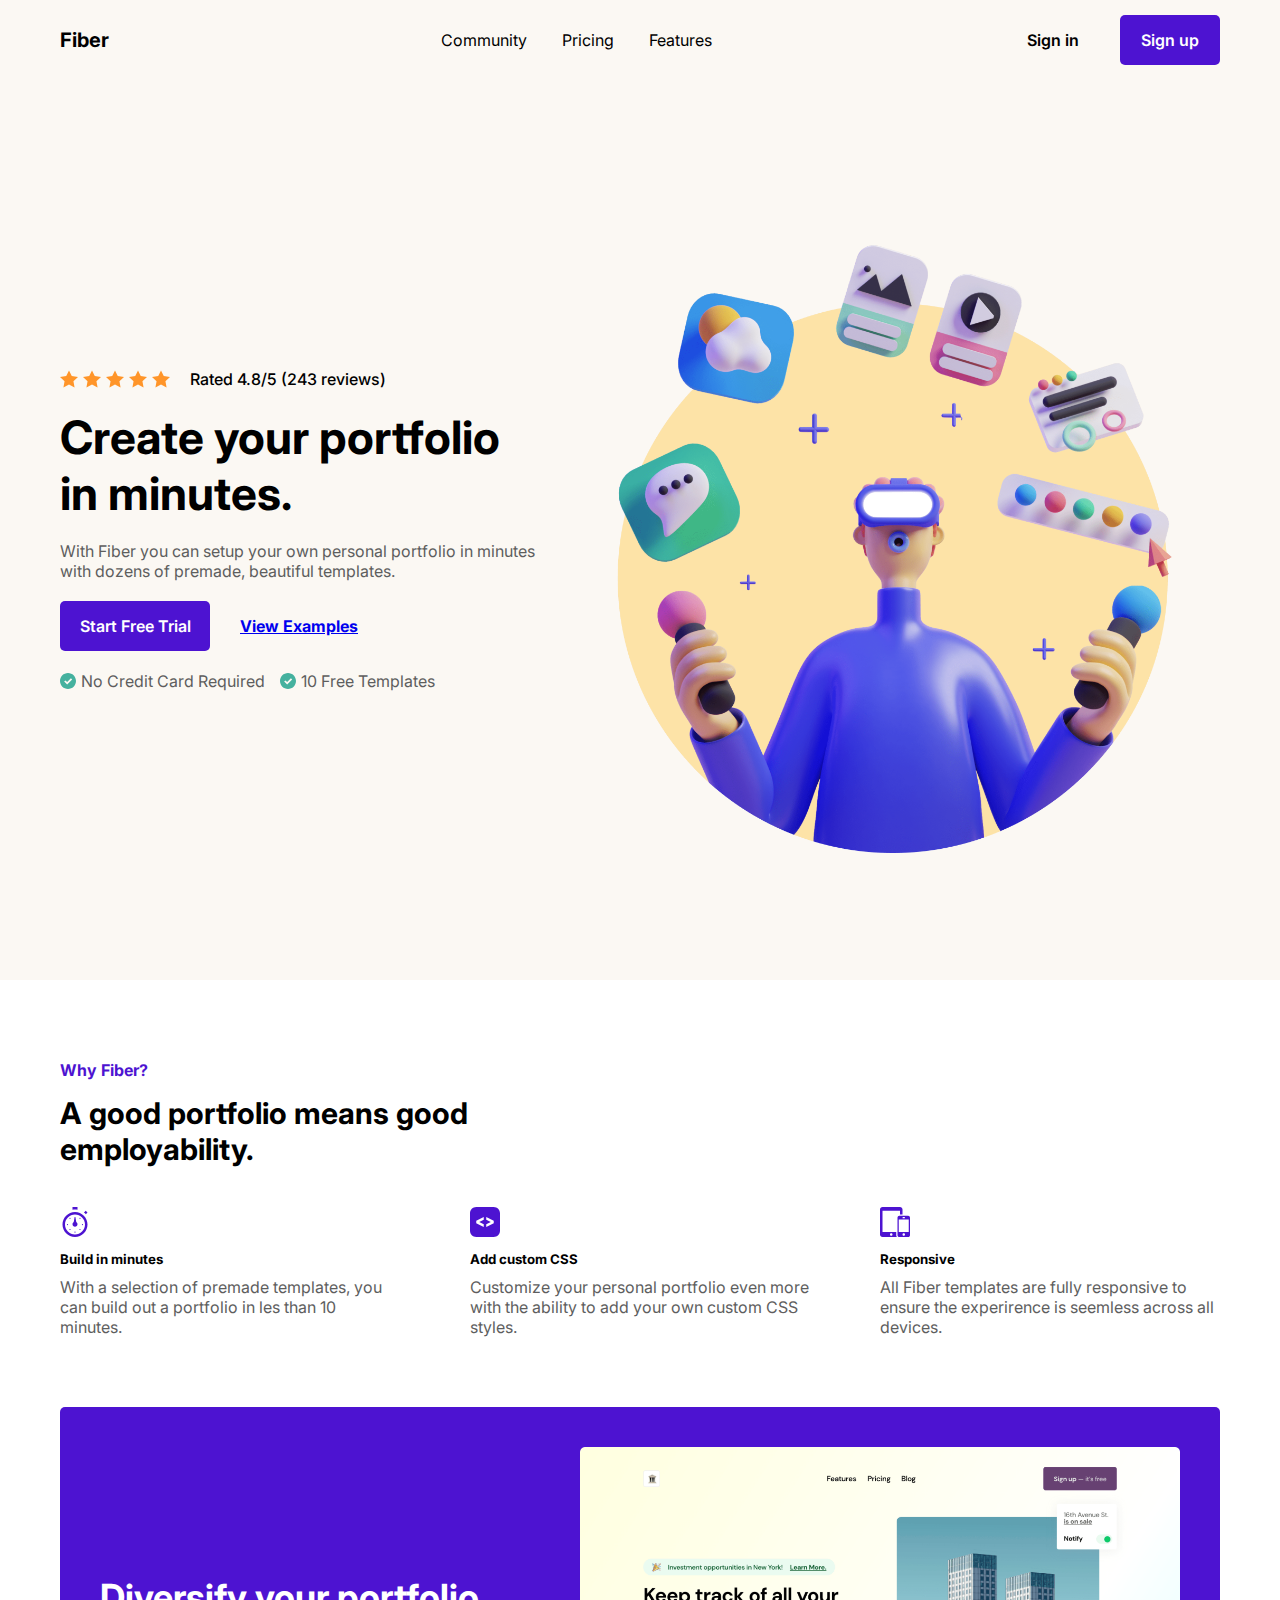
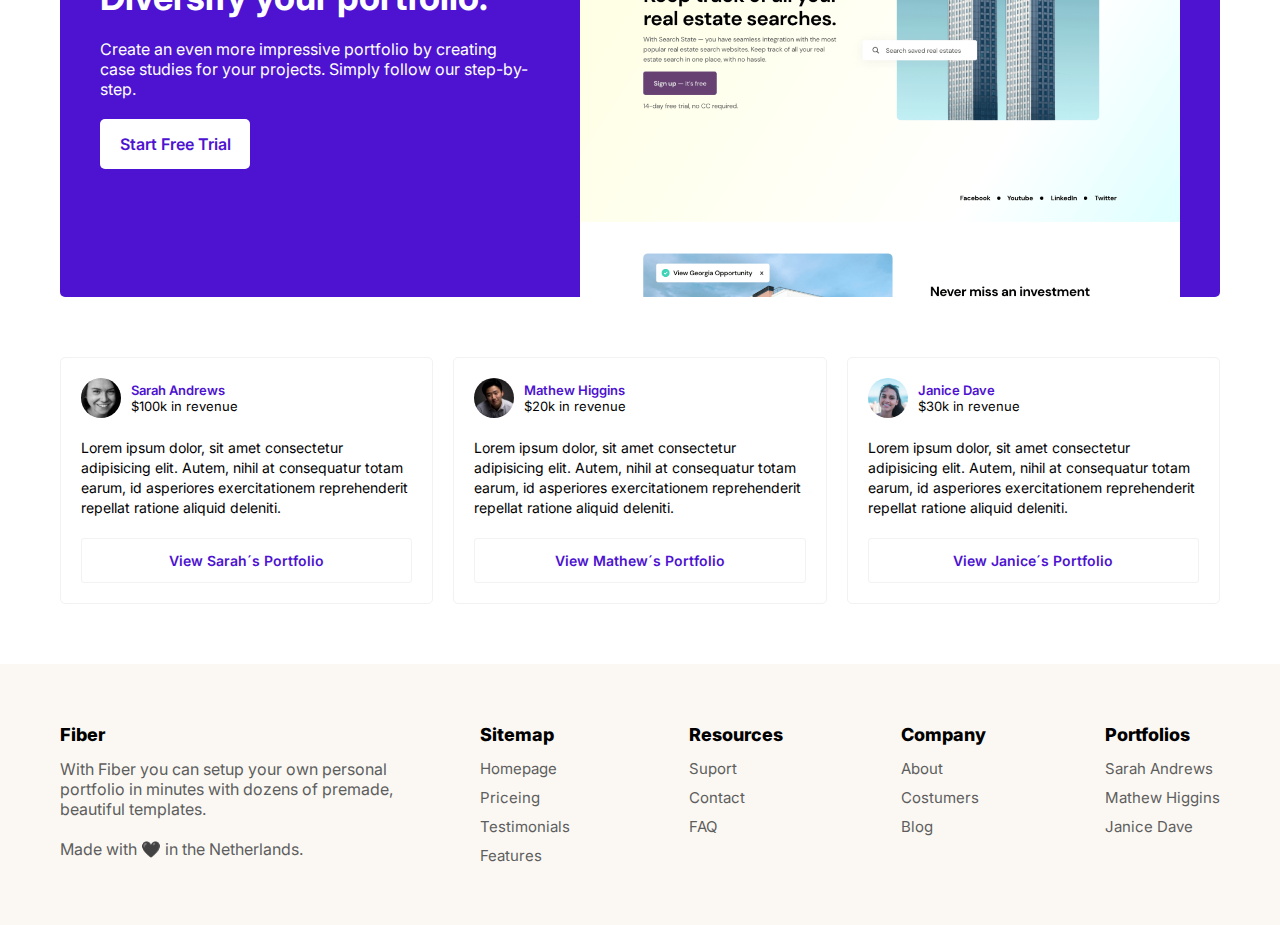
<file: index.html>
<!DOCTYPE html>
<html lang="en">
  <head>
    <meta charset="UTF-8" />
    <meta http-equiv="X-UA-Compatible" content="IE=edge" />
    <meta name="viewport" content="width=device-width, initial-scale=1.0" />
    <link rel="preconnect" href="https://fonts.googleapis.com" />
    <link rel="preconnect" href="https://fonts.gstatic.com" crossorigin />
    <link
      href="https://fonts.googleapis.com/css2?family=Inter:wght@400;500;600;700&display=swap"
      rel="stylesheet"
    />
    <link rel="stylesheet" href="css/styles.css" />
    <script src="js/index.js" defer></script>
    <title>Fiber</title>
  </head>
  <body>
    <header class="header">
      <div class="header__container">
        <div class="header__logo">
          <span>Fiber</span>
        </div>

        <button class="btn btn--menu">
          <img src="Assets/Hamburger-Menu.svg" alt="" />
        </button>
        <nav class="header__menu">
          <ul>
            <li><a href="#">Community</a></li>
            <li><a href="#">Pricing</a></li>
            <li><a href="#">Features</a></li>
          </ul>
          <div class="header__btn-group">
            <a href="#" class="link-signin">Sign in</a>
            <a class="btn btn--signup" target="_blank" href="signup.html"
              >Sign up</a
            >
          </div>
        </nav>
      </div>
    </header>
    <main>
      <section class="hero">
        <div class="hero__container">
          <div class="hero__content">
            <div class="rate">
              <div class="rate__group-image">
                <img src="Assets/star.svg" alt="Imagem de uma estrela" />
                <img src="Assets/star.svg" alt="Imagem de uma estrela" />
                <img src="Assets/star.svg" alt="Imagem de uma estrela" />
                <img src="Assets/star.svg" alt="Imagem de uma estrela" />
                <img src="Assets/star.svg" alt="Imagem de uma estrela" />
              </div>
              <p class="rate__description">Rated 4.8/5 (243 reviews)</p>
            </div>
            <div class="info">
              <h1 class="info__heading">Create your portfolio in minutes.</h1>
              <p class="info__paragraph">
                With Fiber you can setup your own personal portfolio in minutes
                with dozens of premade, beautiful templates.
              </p>
              <div class="info__btn-group">
                <a class="btn btn--medium" href="#"> Start Free Trial</a>
                <a href="#" class="info__link"> View Examples</a>
              </div>
              <div class="info__checked">
                <span
                  ><img src="Assets/Checkmark.svg" alt="" />No Credit Card
                  Required</span
                >
                <span
                  ><img src="Assets/Checkmark.svg" alt="" />10 Free
                  Templates</span
                >
              </div>
            </div>
          </div>
          <div class="hero__ilustration">
            <img src="Assets/hero-Illustration.png" alt="Ilustração" />
          </div>
        </div>
      </section>
      <section class="about">
        <div class="about__container">
          <div class="services">
            <div class="services__header">
              <span>Why Fiber?</span>
              <h2>A good portfolio means good employability.</h2>
            </div>
            <div class="services__card-container">
              <div class="services__card">
                <img src="Assets/time.svg" alt="relógio" />
                <h5>Build in minutes</h5>
                <p>
                  With a selection of premade templates, you can build out a
                  portfolio in les than 10 minutes.
                </p>
              </div>
              <div class="services__card">
                <img src="Assets/code.svg" alt="relógio" />
                <h5>Add custom CSS</h5>
                <p>
                  Customize your personal portfolio even more with the ability
                  to add your own custom CSS styles.
                </p>
              </div>
              <div class="services__card">
                <img
                  src="Assets/allSizes.svg"
                  alt="icone de um tablet e um smartphone"
                />
                <h5>Responsive</h5>
                <p>
                  All Fiber templates are fully responsive to ensure the
                  experirence is seemless across all devices.
                </p>
              </div>
            </div>
          </div>
          <!-- end services -->
        </div>
        <div class="baner">
          <div class="baner__container">
            <div class="baner__content">
              <div class="baner__info">
                <h2>Diversify your portfolio.</h2>
                <p>
                  Create an even more impressive portfolio by creating case
                  studies for your projects. Simply follow our step-by-step.
                </p>
                <a href="#" class="btn btn--white">Start Free Trial</a>
              </div>
              <div class="baner__image">
                <img src="Assets/Page Image.png" alt="Imagem de um site" />
              </div>
            </div>
          </div>
        </div>
        <!-- end banner-container -->
        <div class="cards__container">
          <div class="card">
            <div class="card__header">
              <img class="card__avatar" src="Assets/User Avatar.svg" alt="" />
              <div class="card__avatar-info">
                <a href="#" class="card__avatar-name">Sarah Andrews</a>
                <span class="card__avatar-revenue">$100k in revenue</span>
              </div>
            </div>
            <div class="card__content">
              <p>
                Lorem ipsum dolor, sit amet consectetur adipisicing elit. Autem,
                nihil at consequatur totam earum, id asperiores exercitationem
                reprehenderit repellat ratione aliquid deleniti.
              </p>
            </div>
            <a href="#" class="card__button">View Sarah´s Portfolio</a>
          </div>
          <div class="card">
            <div class="card__header">
              <img class="card__avatar" src="Assets/User Avatar 2.svg" alt="" />
              <div class="card__avatar-info">
                <a href="#" class="card__avatar-name">Mathew Higgins</a>
                <span class="card__avatar-revenue">$20k in revenue</span>
              </div>
            </div>
            <div class="card__content">
              <p>
                Lorem ipsum dolor, sit amet consectetur adipisicing elit. Autem,
                nihil at consequatur totam earum, id asperiores exercitationem
                reprehenderit repellat ratione aliquid deleniti.
              </p>
            </div>
            <a href="#" class="card__button">View Mathew´s Portfolio</a>
          </div>
          <div class="card">
            <div class="card__header">
              <img
                class="card__avatar"
                src="Assets/User Avatar 32.svg"
                alt=""
              />
              <div class="card__avatar-info">
                <a href="#" class="card__avatar-name">Janice Dave</a>
                <span class="card__avatar-revenue">$30k in revenue</span>
              </div>
            </div>
            <div class="card__content">
              <p>
                Lorem ipsum dolor, sit amet consectetur adipisicing elit. Autem,
                nihil at consequatur totam earum, id asperiores exercitationem
                reprehenderit repellat ratione aliquid deleniti.
              </p>
            </div>
            <a href="#" class="card__button">View Janice´s Portfolio</a>
          </div>
        </div>
        <!-- end card-container -->
      </section>
      <!-- end section -->
    </main>
    <footer class="footer">
      <div class="footer__container">
        <div class="footer__info-fiber">
          <h3>Fiber</h3>
          <p>
            With Fiber you can setup your own personal portfolio in minutes with
            dozens of premade, beautiful templates.
          </p>
          <span>Made with 🖤 in the Netherlands.</span>
        </div>
        <nav class="footer__nav">
          <ul class="footer__nav-list">
            <li class="footer__nav-item">
              <h6>Sitemap</h6>
              <ul>
                <li><a href="#">Homepage</a></li>
                <li><a href="#">Priceing</a></li>
                <li><a href="#">Testimonials</a></li>
                <li><a href="#">Features</a></li>
              </ul>
            </li>
            <li class="footer__nav-item">
              <h6>Resources</h6>
              <ul>
                <li><a href="#">Suport</a></li>
                <li><a href="#">Contact</a></li>
                <li><a href="#">FAQ</a></li>
              </ul>
            </li>
            <li class="footer__nav-item">
              <h6>Company</h6>
              <ul>
                <li><a href="#">About</a></li>
                <li><a href="#">Costumers</a></li>
                <li><a href="#">Blog</a></li>
              </ul>
            </li>
            <li class="footer__nav-item">
              <h6>Portfolios</h6>
              <ul>
                <li><a href="#">Sarah Andrews</a></li>
                <li><a href="#">Mathew Higgins</a></li>
                <li><a href="#">Janice Dave</a></li>
              </ul>
            </li>
          </ul>
        </nav>
      </div>
    </footer>
  </body>
</html>
</file>
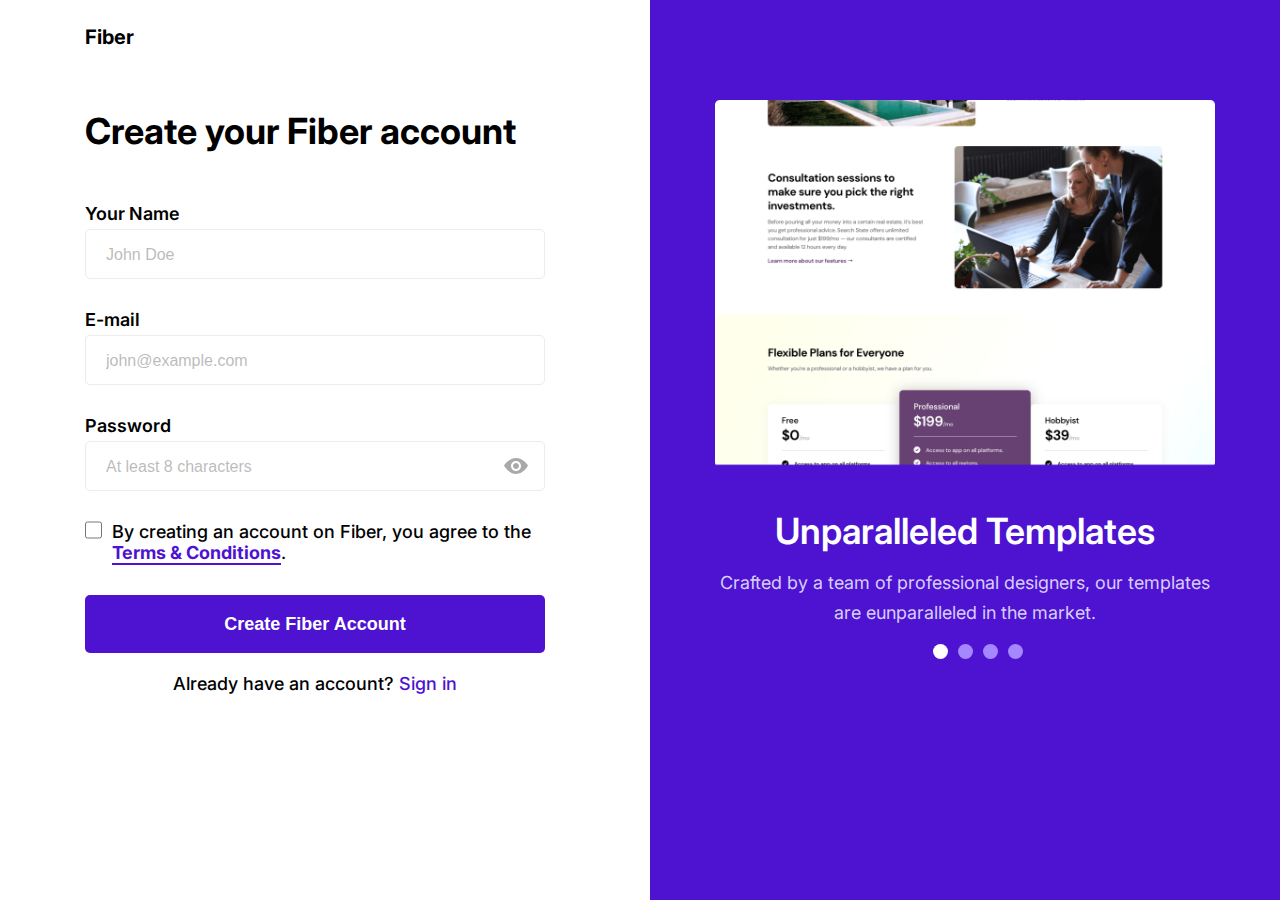
<file: signup.html>
<!DOCTYPE html>
<html lang="en">
  <head>
    <meta charset="UTF-8" />
    <meta http-equiv="X-UA-Compatible" content="IE=edge" />
    <meta name="viewport" content="width=device-width, initial-scale=1.0" />
    <link rel="preconnect" href="https://fonts.googleapis.com" />
    <link rel="preconnect" href="https://fonts.gstatic.com" crossorigin />
    <link
      href="https://fonts.googleapis.com/css2?family=Inter:wght@300;400;500;600;700&display=swap"
      rel="stylesheet"
    />
    <link rel="stylesheet" href="css/styles.css" />
    <title>Fiber | SignUp</title>
  </head>
  <body>
    <main>
      <div class="container-signup">
        <div class="form-container">
          <div class="logo-signup">
            <span>Fiber</span>
          </div>
          <form class="form">
            <h1 class="form__heading">Create your Fiber account</h1>
            <div class="form__group">
              <label for="name">Your Name</label>
              <input type="text" placeholder="John Doe" />
            </div>
            <div class="form__group">
              <label for="name">E-mail</label>
              <input type="email" placeholder="john@example.com" />
            </div>
            <div class="form__group">
              <label for="name">Password</label>
              <input type="password" placeholder="At least 8 characters" />
            </div>
            <div class="form__terms">
              <input type="checkbox" name="terms" id="terms" />
              <p class="form__terms-text">
                By creating an account on Fiber, you agree to the
                <a href="#" target="_blank">Terms & Conditions</a>.
              </p>
            </div>
            <button class="btn btn--large">Create Fiber Account</button>
            <p class="form__text">
              Already have an account? <a href="#">Sign in</a>
            </p>
          </form>
        </div>
        <div class="info-container">
          <div class="carrousel">
            <img
              src="Assets/Sign Up Image.png"
              alt="Parte de umai magem de um site"
            />

            <h2 class="carrousel__heading">Unparalleled Templates</h2>
            <p class="carrousel__paragraph">
              Crafted by a team of professional designers, our templates are
              eunparalleled in the market.
            </p>
            <div class="carrousel__control">
              <span></span>
            </div>
          </div>
        </div>
      </div>
    </main>
  </body>
</html>
</file>
<file: css/styles.css>
*,
*::after,
*::before {
  padding: 0;
  margin: 0;
  -webkit-box-sizing: inherit;
          box-sizing: inherit;
  outline: none;
}

html {
  font-size: 62.5%;
}

body {
  -webkit-box-sizing: border-box;
          box-sizing: border-box;
  width: 100%;
  height: 100vh;
  overflow-x: hidden;
}

img {
  width: 100%;
}

body {
  font-family: 'Inter', sans-serif;
  font-weight: 400;
  color: #5e5e5e;
}

.btn {
  width: 100%;
  background: #4d13d1;
  min-height: 5rem;
  font-size: 1.6rem;
  font-weight: 600;
  color: #fff;
  border: none;
  border-radius: 0.5rem;
  cursor: pointer;
  -webkit-transition: all 0.2s;
  transition: all 0.2s;
}

.btn:hover {
  background-color: #4110b1;
}

.btn:link {
  display: -webkit-box;
  display: -ms-flexbox;
  display: flex;
  -webkit-box-align: center;
      -ms-flex-align: center;
          align-items: center;
  -webkit-box-pack: center;
      -ms-flex-pack: center;
          justify-content: center;
  text-decoration: none;
  padding: 1.2rem 1rem;
}

.btn--medium {
  max-width: 15rem;
}

.btn--large {
  height: 5.8rem;
  font-size: 1.8rem;
  max-width: 100%;
}

.btn--signup {
  max-width: 10rem;
}

.btn--white {
  background: #fff;
  color: #4d13d1;
  max-width: 15rem;
  -webkit-transition: all 0.2s ease;
  transition: all 0.2s ease;
}

.btn--white:hover {
  background: #ececec;
}

.btn--menu {
  display: none;
  background: none;
  width: 3rem;
  height: 2.4rem;
  border: none;
  -webkit-transition: all 0.1s ease;
  transition: all 0.1s ease;
}

.btn--menu:hover {
  background: transparent;
}

.btn--menu:focus, .btn--menu:active {
  -webkit-transform: scale(0.95);
          transform: scale(0.95);
}

@media (max-width: 960px) {
  .btn--menu {
    display: block;
  }
}

.header {
  min-height: 8rem;
  font-size: 1.6rem;
  display: -webkit-box;
  display: -ms-flexbox;
  display: flex;
  -webkit-box-align: center;
      -ms-flex-align: center;
          align-items: center;
  position: relative;
  background: #fbf8f3;
}

.header__container {
  width: 100%;
  max-width: 120rem;
  margin: 0 auto;
  padding: 0 2rem;
  display: -webkit-box;
  display: -ms-flexbox;
  display: flex;
  -webkit-box-align: center;
      -ms-flex-align: center;
          align-items: center;
  -webkit-box-pack: justify;
      -ms-flex-pack: justify;
          justify-content: space-between;
}

.header__logo {
  font-weight: 700;
  font-size: 2rem;
  color: #000;
}

.header__menu {
  display: -webkit-box;
  display: -ms-flexbox;
  display: flex;
  -webkit-box-align: center;
      -ms-flex-align: center;
          align-items: center;
  gap: 30rem;
}

.header__menu ul {
  display: -webkit-box;
  display: -ms-flexbox;
  display: flex;
  -webkit-box-align: center;
      -ms-flex-align: center;
          align-items: center;
  gap: 1.5rem;
  list-style: none;
}

.header__menu ul a {
  display: inline-block;
  padding: 0.5rem 1rem;
  text-decoration: none;
  color: #000;
  -webkit-transition: all 0.2s ease-in-out;
  transition: all 0.2s ease-in-out;
}

.header__menu ul a:hover {
  color: #4d13d1;
}

@media (max-width: 960px) {
  .header__menu {
    display: none;
  }
  .header__menu.active {
    background-color: #fbf8f3;
    position: absolute;
    display: -webkit-box;
    display: -ms-flexbox;
    display: flex;
    -webkit-box-orient: vertical;
    -webkit-box-direction: normal;
        -ms-flex-direction: column;
            flex-direction: column;
    gap: 3rem;
    top: 8rem;
    left: 0;
    right: 0;
    padding: 2rem;
    height: calc(100vh - 8rem);
    z-index: 1000;
  }
  .header__menu.active ul {
    -webkit-box-orient: vertical;
    -webkit-box-direction: normal;
        -ms-flex-direction: column;
            flex-direction: column;
    gap: 2rem;
    margin: 4rem 0 3rem;
  }
  .header__menu.active .header__btn-group {
    -webkit-box-orient: vertical;
    -webkit-box-direction: normal;
        -ms-flex-direction: column;
            flex-direction: column;
    text-align: center;
  }
}

.header__btn-group {
  display: -webkit-box;
  display: -ms-flexbox;
  display: flex;
  -webkit-box-align: center;
      -ms-flex-align: center;
          align-items: center;
  gap: 3rem;
}

.header__btn-group .link-signin {
  display: inline-block;
  width: 9rem;
  padding: 0.5rem;
  text-decoration: none;
  color: #000;
  font-weight: 600;
  -webkit-transition: all 0.2s ease-in-out;
  transition: all 0.2s ease-in-out;
}

.header__btn-group .link-signin:hover {
  color: #4d13d1;
}

.footer {
  background: #fbf8f3;
}

.footer__container {
  max-width: 120rem;
  margin: 0 auto 0;
  padding: 6rem 2rem;
  display: -webkit-box;
  display: -ms-flexbox;
  display: flex;
  -webkit-box-align: start;
      -ms-flex-align: start;
          align-items: flex-start;
  gap: 4rem;
}

@media (max-width: 768px) {
  .footer__container {
    -webkit-box-orient: vertical;
    -webkit-box-direction: normal;
        -ms-flex-direction: column;
            flex-direction: column;
  }
}

.footer__info-fiber {
  max-width: 38rem;
  font-size: 1.6rem;
}

.footer__info-fiber h3 {
  font-size: 1.8rem;
  color: #000;
  font-weight: 800;
  margin-bottom: 14px;
}

.footer__info-fiber p {
  margin-bottom: 2rem;
}

.footer__nav {
  width: 100%;
}

.footer__nav-list {
  list-style: none;
  display: -webkit-box;
  display: -ms-flexbox;
  display: flex;
  -webkit-box-pack: justify;
      -ms-flex-pack: justify;
          justify-content: space-between;
}

@media (max-width: 500px) {
  .footer__nav-list {
    -webkit-box-orient: vertical;
    -webkit-box-direction: normal;
        -ms-flex-direction: column;
            flex-direction: column;
    gap: 4rem;
  }
}

.footer__nav-item h6 {
  font-size: 1.8rem;
  color: #000;
  font-weight: 800;
  margin-bottom: 14px;
}

.footer__nav-item ul {
  list-style: none;
  font-size: 1.5rem;
  color: #5e5e5e;
}

@media (max-width: 475px) {
  .footer__nav-item ul {
    font-size: 1.6rem;
  }
}

.footer__nav-item ul li:not(:last-child) {
  margin-bottom: 1rem;
}

.footer__nav-item ul li a {
  text-decoration: none;
  color: inherit;
  -webkit-transition: all 0.2s ease;
  transition: all 0.2s ease;
}

.footer__nav-item ul li a:hover {
  color: #4d13d1;
}

.hero {
  background-color: #fbf8f3;
  font-size: 1.6rem;
}

.hero__container {
  max-width: 120rem;
  margin: 0 auto;
  padding: 6rem 2rem;
  display: -webkit-box;
  display: -ms-flexbox;
  display: flex;
  -webkit-box-align: center;
      -ms-flex-align: center;
          align-items: center;
  gap: 2rem;
  min-height: 100vh;
}

@media (max-width: 768px) {
  .hero__container {
    -webkit-box-orient: vertical;
    -webkit-box-direction: reverse;
        -ms-flex-direction: column-reverse;
            flex-direction: column-reverse;
    -webkit-box-align: center;
        -ms-flex-align: center;
            align-items: center;
    -webkit-box-pack: end;
        -ms-flex-pack: end;
            justify-content: flex-end;
    padding: 0 2rem 6rem;
  }
}

.hero__content {
  width: 100%;
  max-width: 42%;
}

.hero__content .rate {
  display: -webkit-box;
  display: -ms-flexbox;
  display: flex;
  -webkit-box-align: center;
      -ms-flex-align: center;
          align-items: center;
  gap: 2rem;
  margin-bottom: 2rem;
}

.hero__content .rate__group-image {
  display: -webkit-box;
  display: -ms-flexbox;
  display: flex;
  -webkit-box-align: center;
      -ms-flex-align: center;
          align-items: center;
  gap: 0.5rem;
}

.hero__content .rate__description {
  color: #000;
  font-weight: 500;
}

@media (max-width: 768px) {
  .hero__content .rate {
    display: none;
  }
}

.hero__content .info__heading {
  font-size: 4.6rem;
  color: #000;
  margin-bottom: 2rem;
  font-weight: 700;
}

@media (max-width: 768px) {
  .hero__content .info__heading {
    font-size: 3.2rem;
  }
}

.hero__content .info__paragraph {
  margin-bottom: 2rem;
}

.hero__content .info__btn-group {
  display: -webkit-box;
  display: -ms-flexbox;
  display: flex;
  -webkit-box-align: center;
      -ms-flex-align: center;
          align-items: center;
  gap: 3rem;
  margin-bottom: 2rem;
}

@media (max-width: 768px) {
  .hero__content .info__btn-group {
    -webkit-box-orient: vertical;
    -webkit-box-direction: normal;
        -ms-flex-direction: column;
            flex-direction: column;
    gap: 2rem;
  }
  .hero__content .info__btn-group > .btn--medium {
    width: 100%;
    max-width: 100%;
  }
}

.hero__content .info__link {
  font-weight: 700;
}

.hero__content .info__checked {
  display: -webkit-box;
  display: -ms-flexbox;
  display: flex;
  -webkit-box-align: center;
      -ms-flex-align: center;
          align-items: center;
  gap: 1.5rem;
}

.hero__content .info__checked span {
  display: -webkit-box;
  display: -ms-flexbox;
  display: flex;
  -webkit-box-align: center;
      -ms-flex-align: center;
          align-items: center;
  gap: 0.5rem;
}

.hero__content .info__checked span img {
  max-width: 1.6rem;
}

@media (max-width: 768px) {
  .hero__content .info__checked {
    -webkit-box-orient: vertical;
    -webkit-box-direction: normal;
        -ms-flex-direction: column;
            flex-direction: column;
    -webkit-box-align: start;
        -ms-flex-align: start;
            align-items: flex-start;
  }
}

@media (max-width: 768px) {
  .hero__content {
    max-width: 100%;
  }
}

.hero__ilustration {
  width: 100%;
  max-width: 58%;
  position: relative;
}

@media (max-width: 768px) {
  .hero__ilustration {
    max-width: 100%;
    height: auto;
  }
  .hero__ilustration img {
    margin-top: -1rem;
  }
}

.about {
  padding: 6rem 0;
}

.about__container {
  max-width: 120rem;
  margin: 0 auto;
  padding: 0 2rem;
}

.services {
  font-size: 1.6rem;
  margin-bottom: 6rem;
}

.services__header {
  width: 100%;
  max-width: 40%;
  padding: 2rem 0 3rem;
}

@media (max-width: 600px) {
  .services__header {
    max-width: 100%;
  }
}

.services__header span {
  display: inline-block;
  color: #4d13d1;
  font-weight: 700;
  margin-bottom: 1.5rem;
}

.services__header h2 {
  font-size: 3rem;
  color: #000;
}

.services__card-container {
  display: -webkit-box;
  display: -ms-flexbox;
  display: flex;
  -webkit-box-align: center;
      -ms-flex-align: center;
          align-items: center;
  -webkit-box-pack: justify;
      -ms-flex-pack: justify;
          justify-content: space-between;
  -ms-flex-wrap: wrap;
      flex-wrap: wrap;
  gap: 2rem;
}

.services__card {
  padding: 1rem 0;
  width: 100%;
  max-width: 34rem;
}

.services__card img {
  max-width: 3rem;
  margin-bottom: 1rem;
}

.services__card h5 {
  color: #000;
  margin-bottom: 1rem;
}

@media (max-width: 425px) {
  .services__card {
    max-width: 100%;
  }
}

.baner {
  color: #fff;
  padding: 0 2rem;
  max-width: 120rem;
  margin: 0 auto;
}

.baner__container {
  border-radius: 0.5rem;
  background: #4d13d1;
}

.baner__content {
  padding: 4rem 4rem 0rem;
  display: -webkit-box;
  display: -ms-flexbox;
  display: flex;
  -webkit-box-align: center;
      -ms-flex-align: center;
          align-items: center;
  -webkit-box-pack: justify;
      -ms-flex-pack: justify;
          justify-content: space-between;
  gap: 2rem;
}

@media (max-width: 768px) {
  .baner__content {
    -webkit-box-orient: vertical;
    -webkit-box-direction: normal;
        -ms-flex-direction: column;
            flex-direction: column;
    gap: 4rem;
  }
}

.baner__info {
  max-width: 43rem;
  font-size: 1.6rem;
}

.baner__info h2 {
  font-size: 3.6rem;
  margin-bottom: 2rem;
}

.baner__info p {
  margin-bottom: 2rem;
}

@media (max-width: 768px) {
  .baner__info {
    max-width: 100%;
  }
  .baner__info h2 {
    font-size: 2.8rem;
  }
}

@media (max-width: 425px) {
  .baner__info .btn--white {
    max-width: 100%;
  }
}

.baner__image {
  position: relative;
  width: 100%;
  max-width: 60rem;
  -ms-flex-item-align: end;
      align-self: flex-end;
  margin-bottom: -0.2rem;
}

@media (max-width: 768px) {
  .baner {
    max-width: 100%;
  }
}

.cards__container {
  max-width: 120rem;
  margin: 6rem auto 0;
  padding: 0 2rem;
  display: -webkit-box;
  display: -ms-flexbox;
  display: flex;
  -webkit-box-align: center;
      -ms-flex-align: center;
          align-items: center;
  gap: 2rem;
}

@media (max-width: 700px) {
  .cards__container {
    -webkit-box-orient: vertical;
    -webkit-box-direction: normal;
        -ms-flex-direction: column;
            flex-direction: column;
  }
}

.card {
  border: 1px solid #f2f2f2;
  border-radius: 0.5rem;
  color: #000;
  font-size: 1.4rem;
  padding: 2rem;
  width: 100%;
  max-width: 38rem;
}

.card__header {
  display: -webkit-box;
  display: -ms-flexbox;
  display: flex;
  -webkit-box-align: center;
      -ms-flex-align: center;
          align-items: center;
  gap: 1rem;
  font-size: 1.3rem;
  margin-bottom: 2rem;
}

.card__avatar {
  max-width: 4rem;
}

.card__avatar-name, .card__button {
  color: #4d13d1;
  display: block;
  font-weight: 600;
  text-decoration: none;
  -webkit-transition: all 0.2s ease;
  transition: all 0.2s ease;
}

.card__avatar-name:hover {
  text-decoration: underline;
}

.card__content {
  margin-bottom: 2rem;
}

.card__content p {
  line-height: 2rem;
}

.card__button {
  width: 100%;
  font-size: 1.4rem;
  text-align: center;
  border: 1px solid #f2f2f2;
  padding: 1.3rem 1.5rem;
  border-radius: 0.3rem;
}

.card__button:hover {
  border-color: #4d13d1;
}

.container-signup {
  width: 100%;
  min-height: 100vh;
  display: -webkit-box;
  display: -ms-flexbox;
  display: flex;
  gap: 2rem;
}

@media (max-width: 768px) {
  .container-signup {
    -webkit-box-orient: vertical;
    -webkit-box-direction: normal;
        -ms-flex-direction: column;
            flex-direction: column;
  }
}

.form-container {
  width: 50%;
  padding: 2.5rem 2rem;
  color: #000;
  display: -webkit-box;
  display: -ms-flexbox;
  display: flex;
  -webkit-box-orient: vertical;
  -webkit-box-direction: normal;
      -ms-flex-direction: column;
          flex-direction: column;
  -webkit-box-align: center;
      -ms-flex-align: center;
          align-items: center;
}

@media (max-width: 768px) {
  .form-container {
    width: 100%;
  }
}

.logo-signup {
  width: 100%;
  max-width: 46rem;
  font-size: 2rem;
  font-weight: 700;
}

@media (max-width: 768px) {
  .logo-signup {
    max-width: 100%;
  }
}

.form {
  margin-top: 6rem;
  max-width: 46rem;
}

@media (max-width: 768px) {
  .form {
    max-width: 100%;
    margin-top: 5rem;
  }
}

.form__heading {
  font-size: 3.6rem;
  margin-bottom: 5rem;
}

@media (max-width: 425px) {
  .form__heading {
    font-size: 3rem;
    margin-bottom: 3rem;
  }
}

.form__group {
  display: -webkit-box;
  display: -ms-flexbox;
  display: flex;
  -webkit-box-orient: vertical;
  -webkit-box-direction: normal;
      -ms-flex-direction: column;
          flex-direction: column;
  gap: 0.5rem;
  margin-bottom: 3rem;
}

.form__group label,
.form__group input {
  font-size: 1.8rem;
  font-weight: 600;
  color: inherit;
}

.form__group input {
  height: 5rem;
  padding: 1rem 2rem;
  border: 1px solid #ececec;
  border-radius: 0.5rem;
  -webkit-transition: all 0.2s;
  transition: all 0.2s;
}

.form__group input:hover, .form__group input:focus {
  border-color: #4d13d1;
}

.form__group input::-webkit-input-placeholder {
  font-size: 1.6rem;
  font-family: inherit;
  font-weight: 400;
  color: #a9a9a9c7;
}

.form__group input:-ms-input-placeholder {
  font-size: 1.6rem;
  font-family: inherit;
  font-weight: 400;
  color: #a9a9a9c7;
}

.form__group input::-ms-input-placeholder {
  font-size: 1.6rem;
  font-family: inherit;
  font-weight: 400;
  color: #a9a9a9c7;
}

.form__group input::placeholder {
  font-size: 1.6rem;
  font-family: inherit;
  font-weight: 400;
  color: #a9a9a9c7;
}

.form__group input[type='password'] {
  background: url("/Assets/hide password.svg") no-repeat center right;
  background-position-x: calc(100% - 1.6rem);
}

@media (max-width: 425px) {
  .form__group label,
  .form__group input {
    font-size: 1.6rem;
  }
}

.form__terms {
  display: -webkit-box;
  display: -ms-flexbox;
  display: flex;
  -webkit-box-align: start;
      -ms-flex-align: start;
          align-items: flex-start;
  gap: 1rem;
  margin-bottom: 3rem;
}

.form__terms input[type='checkbox'] {
  width: 2.4rem;
  height: 1.8rem;
  border-color: #ececec;
}

.form__terms-text {
  font-size: 1.8rem;
  font-weight: 500;
}

.form__terms-text a {
  display: inline-block;
  color: #4d13d1;
  font-weight: 700;
  text-decoration: none;
  border-bottom: 2px solid #4d13d1;
}

.form__text {
  font-size: 1.8rem;
  font-weight: 500;
  margin-top: 2rem;
  text-align: center;
}

.form__text a {
  text-decoration: none;
  color: #4d13d1;
}

@media (max-width: 425px) {
  .form__terms-text, .form__text {
    font-size: 1.6rem;
  }
}

.info-container {
  width: 50%;
  background: #4d13d1;
  padding: 10rem 2rem 0;
  display: -webkit-box;
  display: -ms-flexbox;
  display: flex;
  -webkit-box-orient: vertical;
  -webkit-box-direction: normal;
      -ms-flex-direction: column;
          flex-direction: column;
  -webkit-box-align: center;
      -ms-flex-align: center;
          align-items: center;
}

@media (max-width: 768px) {
  .info-container {
    display: none;
  }
}

.carrousel {
  max-width: 50rem;
  color: #fff;
}

.carrousel__heading {
  font-size: 3.6rem;
  margin-top: 4rem;
  font-weight: 600;
  margin-bottom: 1.5rem;
  text-align: center;
}

.carrousel__paragraph {
  font-size: 1.8rem;
  line-height: 1.7;
  font-weight: 400;
  margin-bottom: 1.5rem;
  text-align: center;
  color: #d9cdfc;
}

.carrousel__control {
  display: -webkit-box;
  display: -ms-flexbox;
  display: flex;
  -webkit-box-align: center;
      -ms-flex-align: center;
          align-items: center;
  -webkit-box-pack: center;
      -ms-flex-pack: center;
          justify-content: center;
}

.carrousel__control span {
  margin-left: -5rem;
}

.carrousel__control span::before {
  display: block;
  content: '';
  width: 15px;
  height: 15px;
  background: #fff;
  border-radius: 50%;
  -webkit-box-shadow: 25px 0 0 #a587ff, 50px 0 0 #a587ff, 75px 0 0 #a587ff;
          box-shadow: 25px 0 0 #a587ff, 50px 0 0 #a587ff, 75px 0 0 #a587ff;
}
/*# sourceMappingURL=styles.css.map */
</file>
